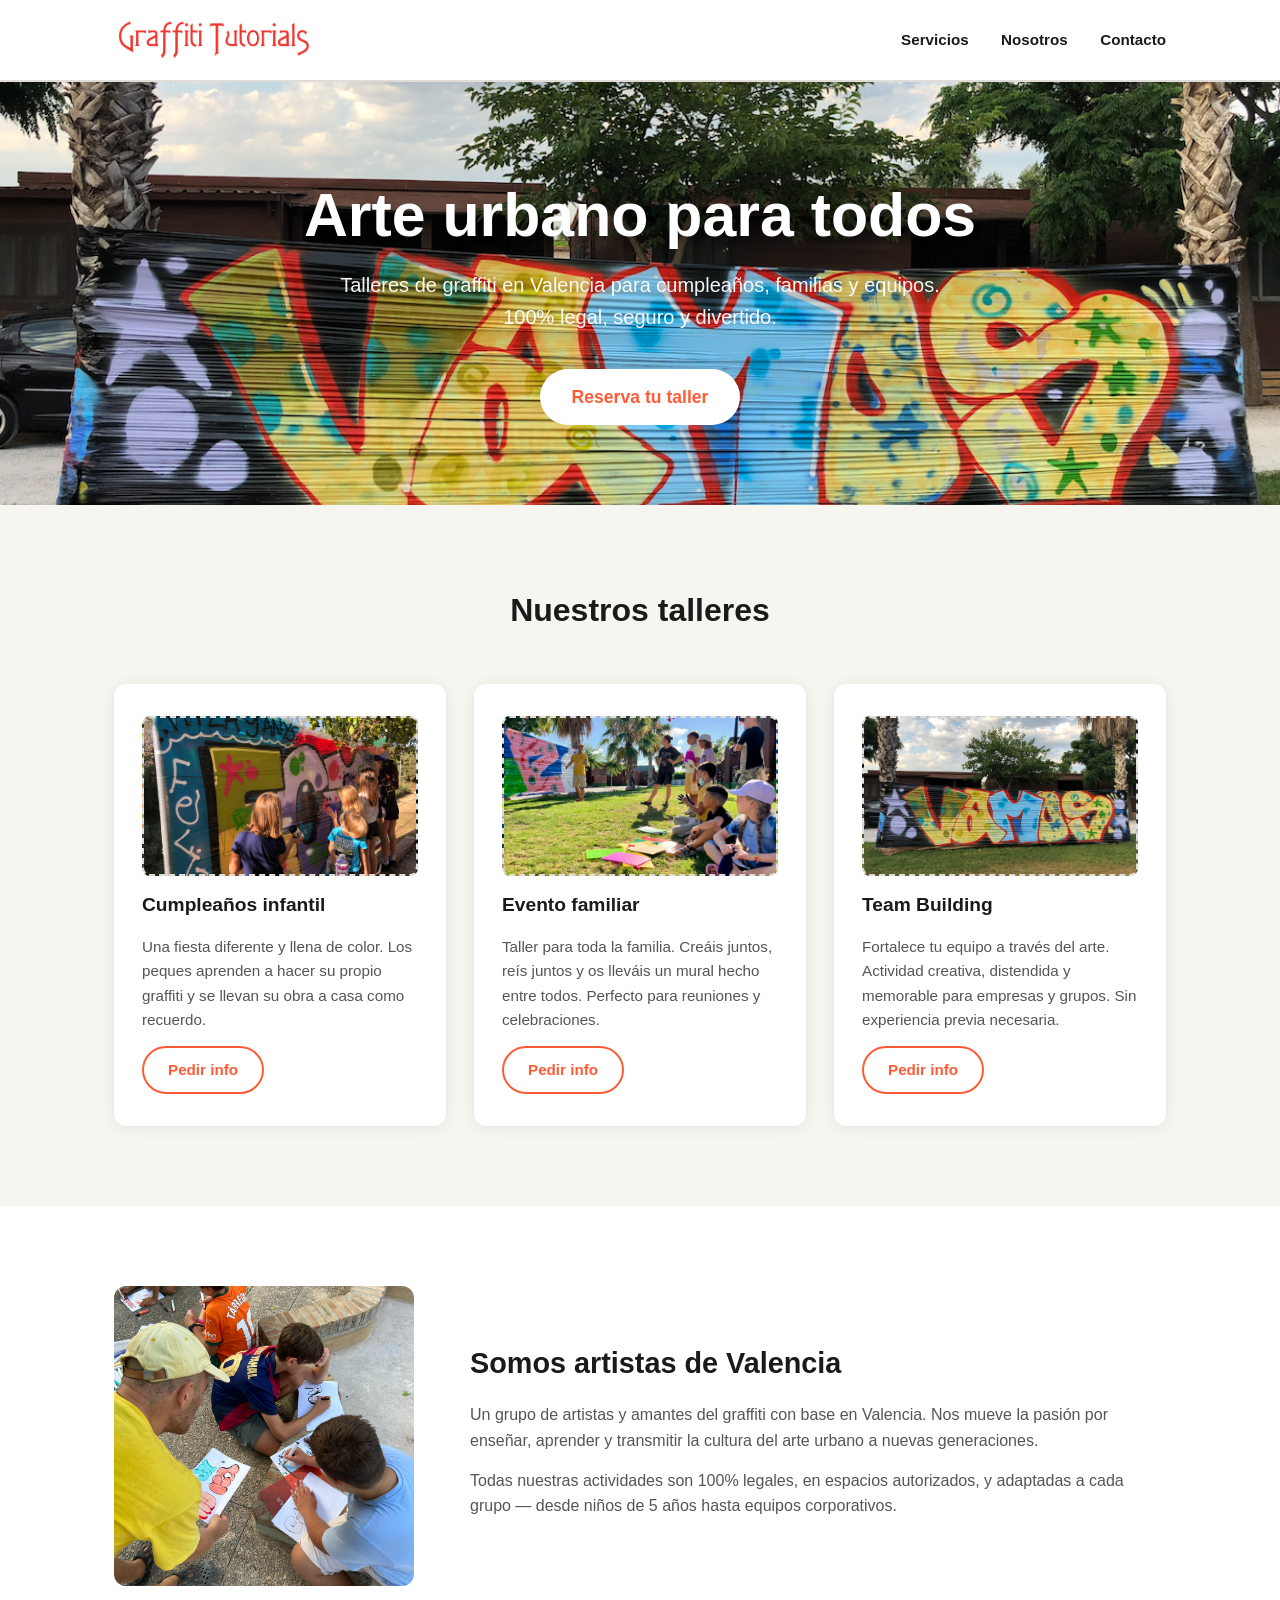
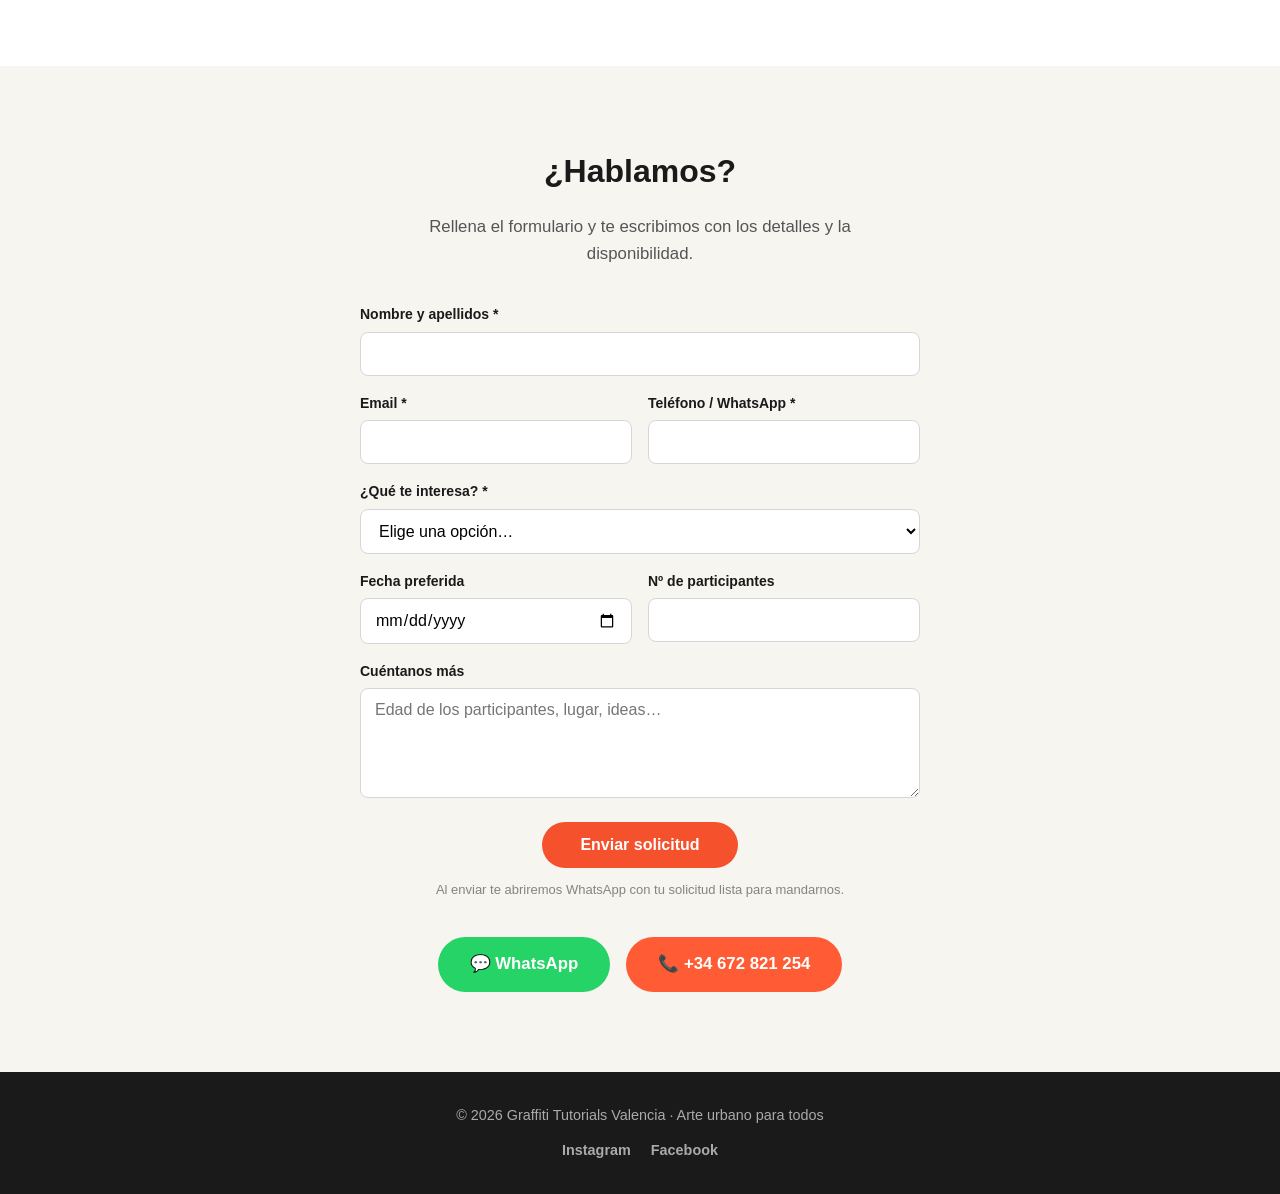
<file: index.html>
<!DOCTYPE html>
<html lang="es">
<head>
  <meta charset="UTF-8" />
  <meta name="viewport" content="width=device-width, initial-scale=1.0" />
  <title>Graffiti Tutorials Valencia</title>
  <link rel="stylesheet" href="style.css" />
  <style>
    /* --- Formulario de reserva --- */
    .form-reserva { max-width: 560px; margin: 32px auto 0; text-align: left; }
    .form-reserva .campo { margin-bottom: 16px; }
    .form-reserva label { display: block; font-size: 14px; font-weight: 600; margin-bottom: 6px; }
    .form-reserva input,
    .form-reserva select,
    .form-reserva textarea {
      width: 100%; padding: 12px 14px; font-size: 16px; font-family: inherit;
      border: 1px solid #d6d6d6; border-radius: 8px; background: #fff; box-sizing: border-box;
    }
    .form-reserva input:focus,
    .form-reserva select:focus,
    .form-reserva textarea:focus { outline: none; border-color: #e8482c; }
    .form-reserva textarea { min-height: 110px; resize: vertical; }
    .form-reserva .fila { display: flex; gap: 16px; }
    .form-reserva .fila .campo { flex: 1; }
    .form-reserva .enviar {
      display: block; margin: 8px auto 0; padding: 14px 38px;
      background: #f4512c; color: #fff; border: none; border-radius: 999px;
      font-size: 16px; font-weight: 700; font-family: inherit; cursor: pointer;
      transition: background .15s ease;
    }
    .form-reserva .enviar:hover { background: #d9411f; }
    .form-reserva .nota { font-size: 13px; opacity: .7; margin-top: 12px; text-align: center; }
    .oculto { position: absolute; left: -9999px; }
    @media (max-width: 600px) { .form-reserva .fila { display: block; } }
  </style>
</head>
<body>

  <!-- HEADER -->
  <header>
    <div class="container header-inner">
      <div class="logo"><img src="unnamed.png" alt="Graffiti Tutorials" class="logo-img" /></div>
      <nav>
        <a href="#servicios">Servicios</a>
        <a href="#sobre-nosotros">Nosotros</a>
        <a href="#contacto">Contacto</a>
      </nav>
    </div>
  </header>

  <!-- HERO -->
  <section class="hero" style="background-image: url('unnamed-4.png'); background-size: cover; background-position: center;">
    <div class="container">
      <h1>Arte urbano para todos</h1>
      <p>Talleres de graffiti en Valencia para cumpleaños, familias y equipos. 100% legal, seguro y divertido.</p>
      <a href="#contacto" class="btn">Reserva tu taller</a>
    </div>
  </section>

  <!-- SERVICIOS -->
  <section id="servicios" class="servicios">
    <div class="container">
      <h2>Nuestros talleres</h2>
      <div class="cards">

        <div class="card">
          <div class="card-img" style="background-image: url('unnamed-3.png'); background-size: cover; background-position: center;"></div>
          <h3>Cumpleaños infantil</h3>
          <p>Una fiesta diferente y llena de color. Los peques aprenden a hacer su propio graffiti y se llevan su obra a casa como recuerdo.</p>
          <a href="#contacto" class="btn btn-outline">Pedir info</a>
        </div>

        <div class="card">
          <div class="card-img" style="background-image: url('unnamed-1.png'); background-size: cover; background-position: center;"></div>
          <h3>Evento familiar</h3>
          <p>Taller para toda la familia. Creáis juntos, reís juntos y os lleváis un mural hecho entre todos. Perfecto para reuniones y celebraciones.</p>
          <a href="#contacto" class="btn btn-outline">Pedir info</a>
        </div>

        <div class="card">
          <div class="card-img" style="background-image: url('unnamed-4.png'); background-size: cover; background-position: center;"></div>
          <h3>Team Building</h3>
          <p>Fortalece tu equipo a través del arte. Actividad creativa, distendida y memorable para empresas y grupos. Sin experiencia previa necesaria.</p>
          <a href="#contacto" class="btn btn-outline">Pedir info</a>
        </div>

      </div>
    </div>
  </section>

  <!-- SOBRE NOSOTROS -->
  <section id="sobre-nosotros" class="sobre">
    <div class="container sobre-inner">
      <div class="sobre-img placeholder-large" style="background-image: url('unnamed-2.png'); background-size: cover; background-position: center;"></div>
      <div class="sobre-text">
        <h2>Somos artistas de Valencia</h2>
        <p>Un grupo de artistas y amantes del graffiti con base en Valencia. Nos mueve la pasión por enseñar, aprender y transmitir la cultura del arte urbano a nuevas generaciones.</p>
        <p>Todas nuestras actividades son 100% legales, en espacios autorizados, y adaptadas a cada grupo — desde niños de 5 años hasta equipos corporativos.</p>
      </div>
    </div>
  </section>

  <!-- CONTACTO -->
  <section id="contacto" class="contacto">
    <div class="container">
      <h2>¿Hablamos?</h2>
      <p>Rellena el formulario y te escribimos con los detalles y la disponibilidad.</p>

      <form
        name="reserva"
        method="POST"
        data-netlify="true"
        netlify-honeypot="bot-field"
        action="/gracias.html"
        class="form-reserva"
      >
        <input type="hidden" name="form-name" value="reserva" />
        <p class="oculto">
          <label>No rellenar este campo: <input name="bot-field" /></label>
        </p>

        <div class="campo">
          <label for="nombre">Nombre y apellidos *</label>
          <input type="text" id="nombre" name="nombre" required />
        </div>

        <div class="fila">
          <div class="campo">
            <label for="email">Email *</label>
            <input type="email" id="email" name="email" required />
          </div>
          <div class="campo">
            <label for="telefono">Teléfono / WhatsApp *</label>
            <input type="tel" id="telefono" name="telefono" required />
          </div>
        </div>

        <div class="campo">
          <label for="actividad">¿Qué te interesa? *</label>
          <select id="actividad" name="actividad" required>
            <option value="">Elige una opción…</option>
            <option>Masterclass de graffiti</option>
            <option>Cumpleaños infantil</option>
            <option>Evento familiar</option>
            <option>Team building / empresa</option>
            <option>Otra cosa</option>
          </select>
        </div>

        <div class="fila">
          <div class="campo">
            <label for="fecha">Fecha preferida</label>
            <input type="date" id="fecha" name="fecha" />
          </div>
          <div class="campo">
            <label for="participantes">Nº de participantes</label>
            <input type="number" id="participantes" name="participantes" min="1" />
          </div>
        </div>

        <div class="campo">
          <label for="mensaje">Cuéntanos más</label>
          <textarea id="mensaje" name="mensaje" placeholder="Edad de los participantes, lugar, ideas…"></textarea>
        </div>

        <button type="submit" class="enviar">Enviar solicitud</button>
        <p class="nota">Al enviar te abriremos WhatsApp con tu solicitud lista para mandarnos.</p>
      </form>

      <div class="contact-buttons">
        <a href="https://wa.me/34672821254" class="btn btn-whatsapp" target="_blank">
          💬 WhatsApp
        </a>
        <a href="tel:+34672821254" class="btn btn-phone">
          📞 +34 672 821 254
        </a>
      </div>
    </div>
  </section>

  <!-- FOOTER -->
  <footer>
    <div class="container">
      <p>© 2026 Graffiti Tutorials Valencia · Arte urbano para todos</p>
      <div class="social">
        <a href="https://www.instagram.com/graffititutorials/" target="_blank">Instagram</a>
        <a href="https://www.facebook.com/profile.php?id=61578230352263" target="_blank">Facebook</a>
      </div>
    </div>
  </footer>
  <script>
    (function () {
      var WHATSAPP = '34672821254';
      var form = document.querySelector('form[name="reserva"]');
      if (!form) return;

      function texto(d) {
        var l = [];
        l.push('Hola! Acabo de enviar una solicitud desde la web.');
        l.push('');
        if (d.get('nombre')) l.push('Nombre: ' + d.get('nombre'));
        if (d.get('actividad')) l.push('Actividad: ' + d.get('actividad'));
        if (d.get('fecha')) l.push('Fecha preferida: ' + d.get('fecha'));
        if (d.get('participantes')) l.push('Participantes: ' + d.get('participantes'));
        if (d.get('telefono')) l.push('Telefono: ' + d.get('telefono'));
        if (d.get('email')) l.push('Email: ' + d.get('email'));
        if (d.get('mensaje')) l.push('', d.get('mensaje'));
        return l.join('\n');
      }

      form.addEventListener('submit', function (e) {
        e.preventDefault();
        var datos = new FormData(form);
        var boton = form.querySelector('button[type="submit"]');
        if (boton) { boton.disabled = true; boton.textContent = 'Enviando…'; }

        var destino = 'https://wa.me/' + WHATSAPP + '?text=' + encodeURIComponent(texto(datos));

        fetch('/', {
          method: 'POST',
          headers: { 'Content-Type': 'application/x-www-form-urlencoded' },
          body: new URLSearchParams(datos).toString()
        })
          .then(function () { window.location.href = destino; })
          .catch(function () { window.location.href = '/gracias.html'; });
      });
    })();
  </script>

</body>
</html>
</file>
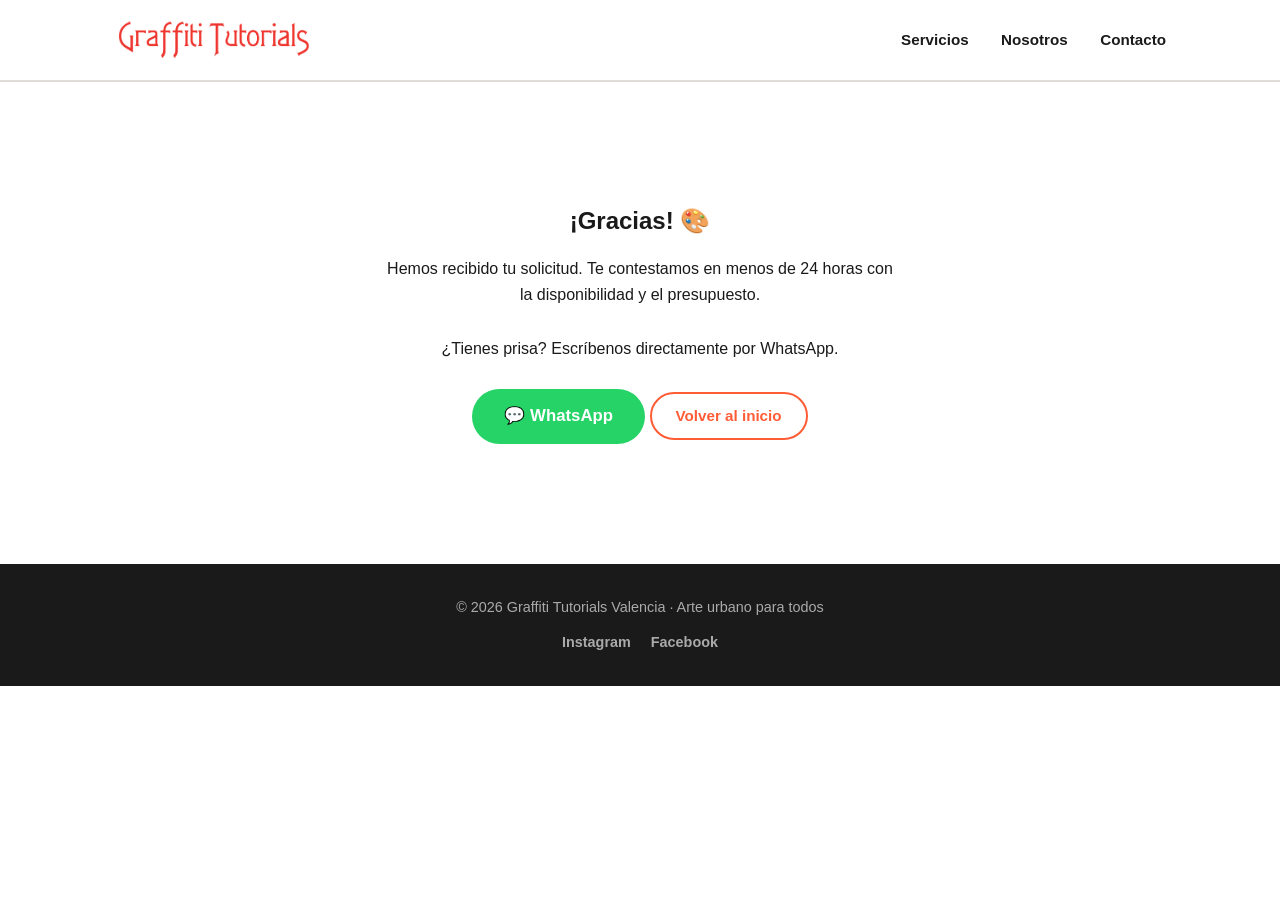
<file: gracias.html>
<!DOCTYPE html>
<html lang="es">
<head>
  <meta charset="UTF-8" />
  <meta name="viewport" content="width=device-width, initial-scale=1.0" />
  <title>¡Gracias! · Graffiti Tutorials Valencia</title>
  <link rel="stylesheet" href="style.css" />
  <style>
    .gracias { text-align: center; padding: 120px 20px; }
    .gracias h1 { margin-bottom: 16px; }
    .gracias p { max-width: 520px; margin: 0 auto 28px; }
  </style>
</head>
<body>

  <header>
    <div class="container header-inner">
      <div class="logo"><img src="unnamed.png" alt="Graffiti Tutorials" class="logo-img" /></div>
      <nav>
        <a href="index.html#servicios">Servicios</a>
        <a href="index.html#sobre-nosotros">Nosotros</a>
        <a href="index.html#contacto">Contacto</a>
      </nav>
    </div>
  </header>

  <section class="gracias">
    <div class="container">
      <h1>¡Gracias! 🎨</h1>
      <p>Hemos recibido tu solicitud. Te contestamos en menos de 24 horas con la disponibilidad y el presupuesto.</p>
      <p>¿Tienes prisa? Escríbenos directamente por WhatsApp.</p>
      <a href="https://wa.me/34672821254" class="btn btn-whatsapp" target="_blank">💬 WhatsApp</a>
      <a href="index.html" class="btn btn-outline">Volver al inicio</a>
    </div>
  </section>

  <footer>
    <div class="container">
      <p>© 2026 Graffiti Tutorials Valencia · Arte urbano para todos</p>
      <div class="social">
        <a href="https://www.instagram.com/graffititutorials/" target="_blank">Instagram</a>
        <a href="https://www.facebook.com/profile.php?id=61578230352263" target="_blank">Facebook</a>
      </div>
    </div>
  </footer>

</body>
</html>
</file>
<file: style.css>
/* ===========================
   GRAFFITI TUTORIALS - CSS
   =========================== */

:root {
  --color-bg: #fff;
  --color-text: #1a1a1a;
  --color-primary: #ff5c35;
  --color-primary-dark: #e04520;
  --color-accent: #ffe100;
  --color-light: #f7f5f0;
  --color-border: #e0ddd8;
  --font-main: 'Segoe UI', Arial, sans-serif;
  --radius: 12px;
  --max-width: 1100px;
}

* {
  box-sizing: border-box;
  margin: 0;
  padding: 0;
}

body {
  font-family: var(--font-main);
  color: var(--color-text);
  background: var(--color-bg);
  line-height: 1.6;
}

a {
  text-decoration: none;
  color: inherit;
}

.container {
  max-width: var(--max-width);
  margin: 0 auto;
  padding: 0 24px;
}

/* ===========================
   HEADER
   =========================== */
header {
  background: #fff;
  border-bottom: 2px solid var(--color-border);
  position: sticky;
  top: 0;
  z-index: 100;
}

.header-inner {
  display: flex;
  align-items: center;
  justify-content: space-between;
  padding-top: 16px;
  padding-bottom: 16px;
}

.logo {
  font-size: 1.4rem;
  font-weight: 800;
  color: var(--color-primary);
  letter-spacing: -0.5px;
}

.logo-img {
  height: 48px;
  width: auto;
  display: block;
}

nav a {
  margin-left: 28px;
  font-weight: 600;
  font-size: 0.95rem;
  color: var(--color-text);
  transition: color 0.2s;
}

nav a:hover {
  color: var(--color-primary);
}

/* ===========================
   WALLET
   =========================== */
.wallet-area {
  display: flex;
  align-items: center;
}

.btn-wallet {
  background: #ab9ff2;
  color: #1a1a1a;
  font-size: 0.9rem;
  padding: 10px 20px;
  border: none;
  font-weight: 700;
  border-radius: 50px;
  cursor: pointer;
  transition: background 0.2s, transform 0.15s;
}

.btn-wallet:hover {
  background: #9b8ee0;
  transform: translateY(-1px);
}

.wallet-info {
  display: flex;
  align-items: center;
  gap: 10px;
  background: #f0eeff;
  border-radius: 50px;
  padding: 8px 16px;
  font-size: 0.88rem;
  font-weight: 600;
}

.wallet-address {
  color: #555;
  font-family: monospace;
  text-decoration: none;
  transition: color 0.2s;
}
.wallet-address:hover {
  color: #ab9ff2;
}

.wallet-balance {
  background: #ab9ff2;
  color: #1a1a1a;
  border-radius: 50px;
  padding: 3px 12px;
  font-weight: 700;
}

.btn-wallet-disconnect {
  background: none;
  border: none;
  color: #999;
  font-size: 1rem;
  cursor: pointer;
  padding: 0 4px;
  line-height: 1;
}

.btn-wallet-disconnect:hover {
  color: #ff5c35;
}

@media (max-width: 768px) {
  .btn-wallet {
    font-size: 0.8rem;
    padding: 8px 14px;
  }
  .wallet-info {
    font-size: 0.78rem;
    padding: 6px 12px;
  }
}

/* ===========================
   HERO
   =========================== */
.hero {
  background: linear-gradient(135deg, #ff5c35 0%, #ff8c42 60%, #ffe100 100%);
  background-blend-mode: multiply;
  color: #fff;
  padding: 100px 0 80px;
  text-align: center;
  position: relative;
}

.hero h1 {
  font-size: clamp(2.2rem, 6vw, 3.8rem);
  font-weight: 900;
  line-height: 1.1;
  margin-bottom: 20px;
  text-shadow: 0 2px 8px rgba(0,0,0,0.15);
}

.hero p {
  font-size: clamp(1rem, 2.5vw, 1.25rem);
  max-width: 600px;
  margin: 0 auto 36px;
  opacity: 0.95;
}

/* ===========================
   BUTTONS
   =========================== */
.btn {
  display: inline-block;
  padding: 14px 32px;
  border-radius: 50px;
  font-weight: 700;
  font-size: 1rem;
  cursor: pointer;
  transition: transform 0.15s, box-shadow 0.15s;
  background: var(--color-text);
  color: #fff;
}

.btn:hover {
  transform: translateY(-2px);
  box-shadow: 0 6px 20px rgba(0,0,0,0.18);
}

.hero .btn {
  background: #fff;
  color: var(--color-primary);
  font-size: 1.1rem;
}

.btn-game {
  background: #ffe100;
  color: #1a1a1a;
  font-size: 1.05rem;
  margin-top: 14px;
}

.btn-game:hover {
  background: #e6cc00;
}

.btn-outline {
  background: transparent;
  color: var(--color-primary);
  border: 2px solid var(--color-primary);
  padding: 10px 24px;
  font-size: 0.95rem;
}

.btn-outline:hover {
  background: var(--color-primary);
  color: #fff;
}

.btn-whatsapp {
  background: #25d366;
  color: #fff;
  font-size: 1.05rem;
}

.btn-phone {
  background: var(--color-primary);
  color: #fff;
  font-size: 1.05rem;
}

/* ===========================
   SERVICIOS
   =========================== */
.servicios {
  padding: 80px 0;
  background: var(--color-light);
}

.servicios h2 {
  text-align: center;
  font-size: 2rem;
  font-weight: 800;
  margin-bottom: 48px;
}

.cards {
  display: grid;
  grid-template-columns: repeat(auto-fit, minmax(280px, 1fr));
  gap: 28px;
}

.card {
  background: #fff;
  border-radius: var(--radius);
  padding: 32px 28px;
  box-shadow: 0 2px 16px rgba(0,0,0,0.07);
  display: flex;
  flex-direction: column;
  align-items: flex-start;
  gap: 14px;
  transition: transform 0.2s, box-shadow 0.2s;
}

.card:hover {
  transform: translateY(-4px);
  box-shadow: 0 8px 28px rgba(0,0,0,0.12);
}

.card-img {
  width: 100%;
  height: 160px;
  border-radius: 8px;
  background-color: var(--color-light);
  background-size: cover;
  background-position: center;
  border: 2px dashed var(--color-border);
}

.card-img.placeholder {
  font-size: 3rem;
  background: var(--color-light);
  width: 100%;
  height: 160px;
  border-radius: 8px;
  display: flex;
  align-items: center;
  justify-content: center;
  border: 2px dashed var(--color-border);
  /* Replace with: background-image: url('images/your-photo.jpg'); background-size: cover; */
}

.card h3 {
  font-size: 1.2rem;
  font-weight: 800;
}

.card p {
  color: #555;
  font-size: 0.95rem;
  flex: 1;
}

/* ===========================
   SOBRE NOSOTROS
   =========================== */
.sobre {
  padding: 80px 0;
  background: #fff;
}

.sobre-inner {
  display: flex;
  align-items: center;
  gap: 56px;
}

.placeholder-large {
  min-width: 300px;
  height: 300px;
  border-radius: var(--radius);
  flex-shrink: 0;
  background-size: cover;
  background-position: center;
  background-color: var(--color-light);
}

.sobre-text h2 {
  font-size: 1.8rem;
  font-weight: 800;
  margin-bottom: 16px;
}

.sobre-text p {
  color: #555;
  margin-bottom: 14px;
  font-size: 1rem;
}

/* ===========================
   CONTACTO
   =========================== */
.contacto {
  padding: 80px 0;
  background: var(--color-light);
  text-align: center;
}

.contacto h2 {
  font-size: 2rem;
  font-weight: 800;
  margin-bottom: 16px;
}

.contacto p {
  color: #555;
  font-size: 1.05rem;
  max-width: 500px;
  margin: 0 auto 36px;
}

.contact-buttons {
  display: flex;
  gap: 16px;
  justify-content: center;
  flex-wrap: wrap;
}

/* ===========================
   FOOTER
   =========================== */
footer {
  background: var(--color-text);
  color: #aaa;
  padding: 32px 0;
  text-align: center;
}

footer .container {
  display: flex;
  flex-direction: column;
  align-items: center;
  gap: 12px;
}

footer p {
  font-size: 0.9rem;
}

.social {
  display: flex;
  gap: 20px;
}

.social a {
  color: #aaa;
  font-size: 0.9rem;
  font-weight: 600;
  transition: color 0.2s;
}

.social a:hover {
  color: #fff;
}

/* ===========================
   RESPONSIVE
   =========================== */
@media (max-width: 768px) {
  .sobre-inner {
    flex-direction: column;
    gap: 32px;
  }

  .placeholder-large {
    min-width: unset;
    width: 100%;
    height: 220px;
  }

  nav {
    display: none;
  }
}
</file>
